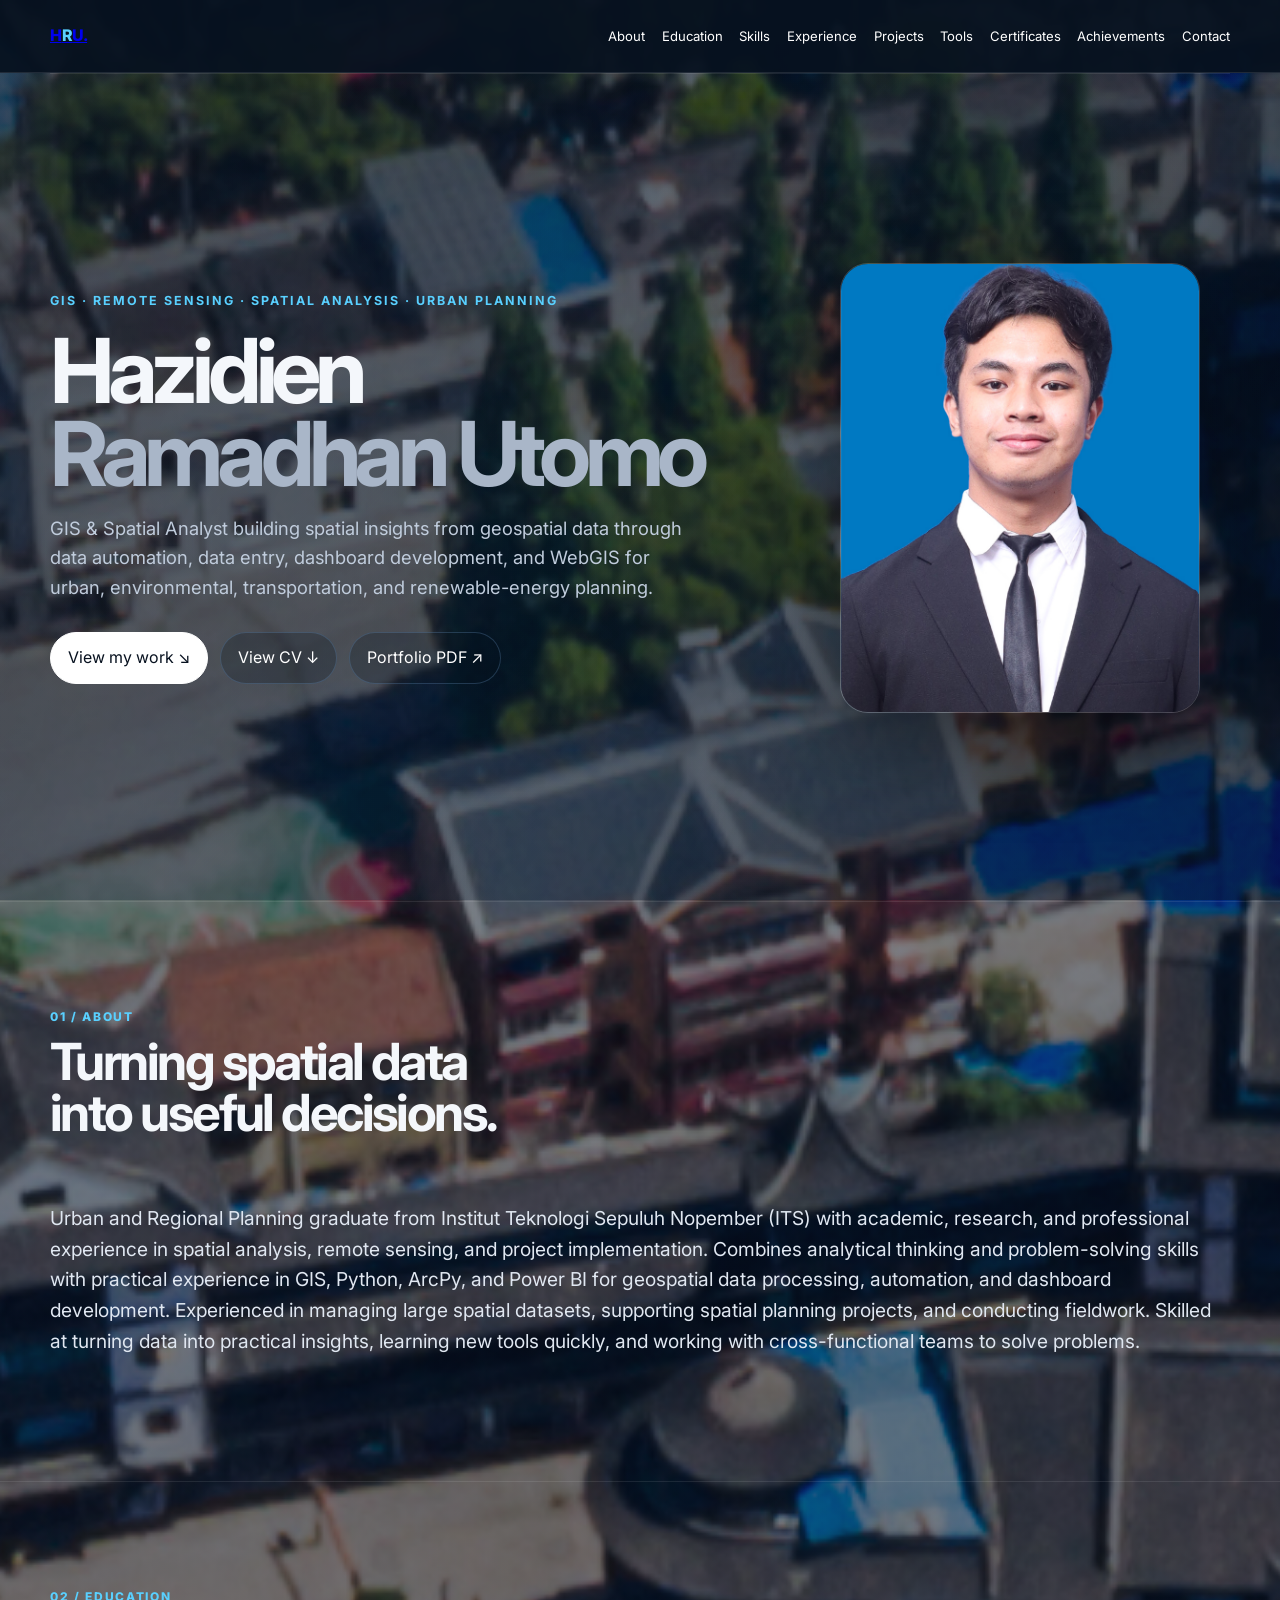
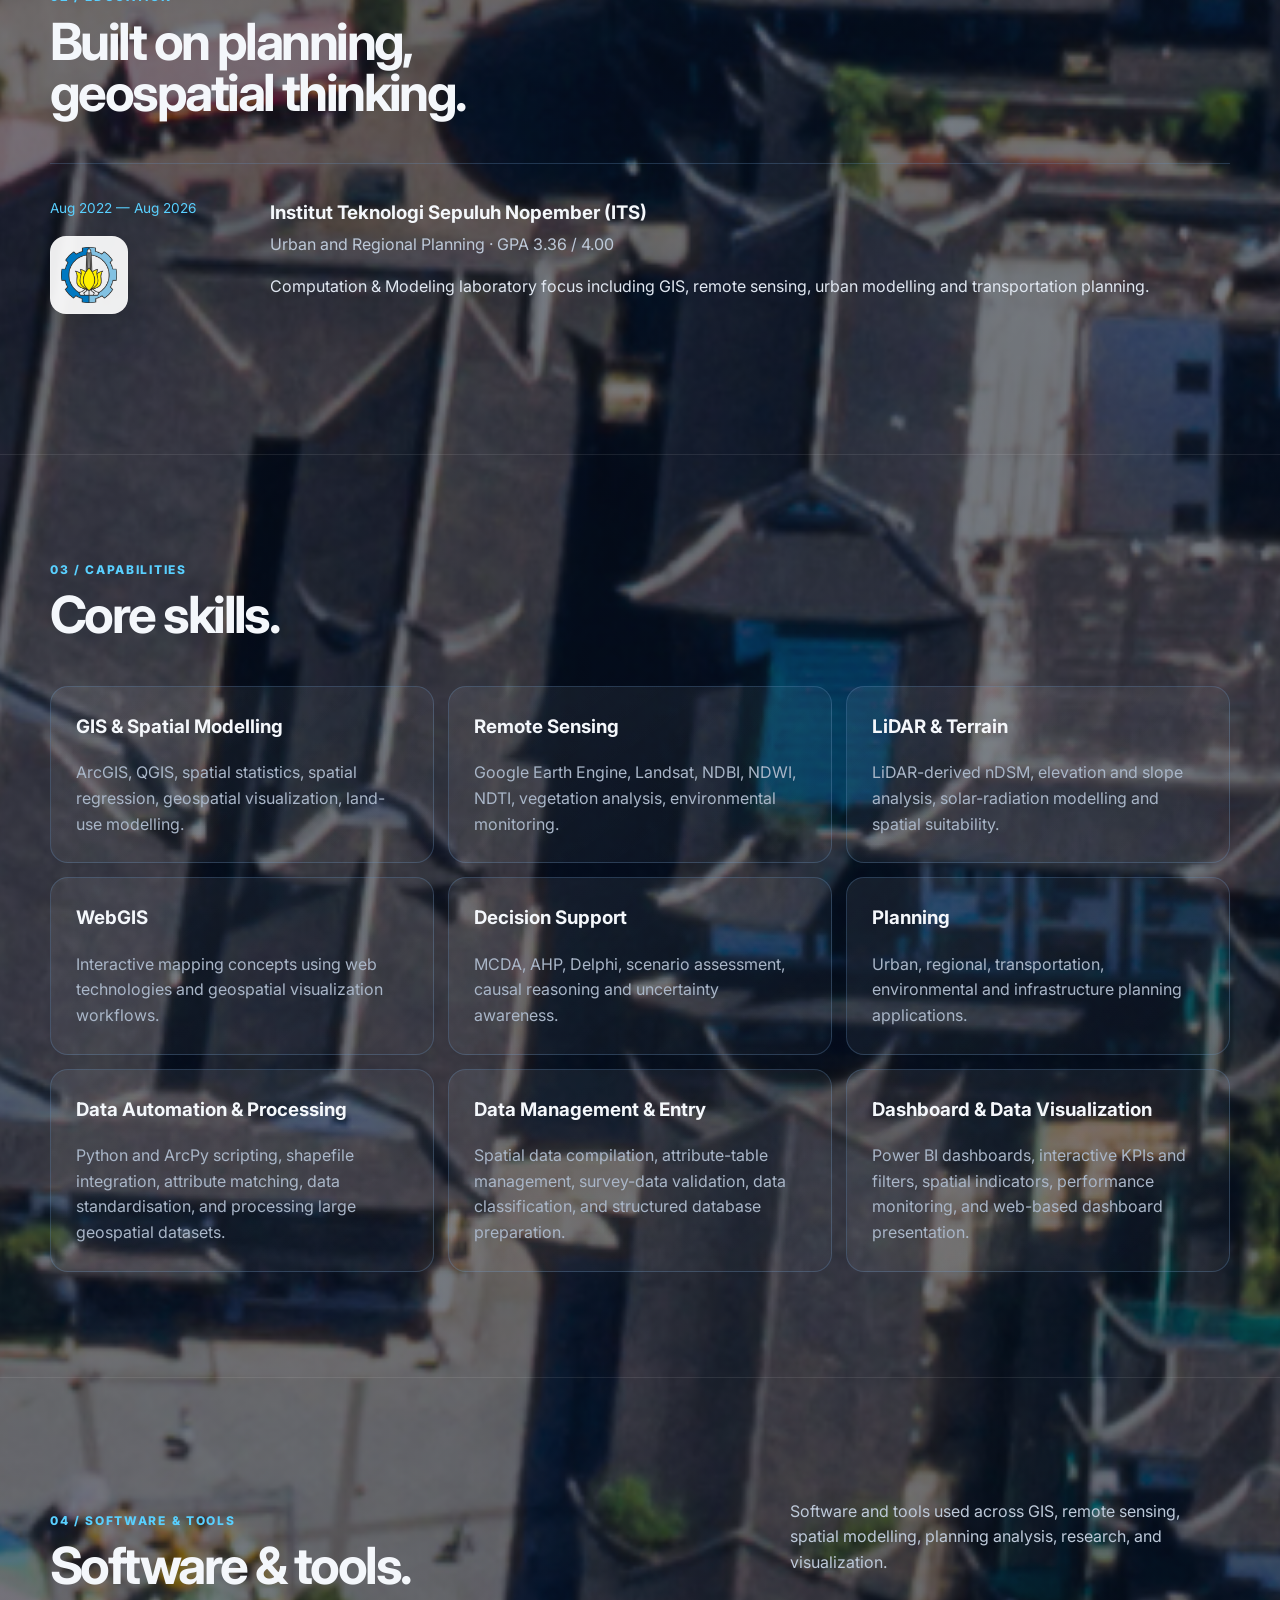
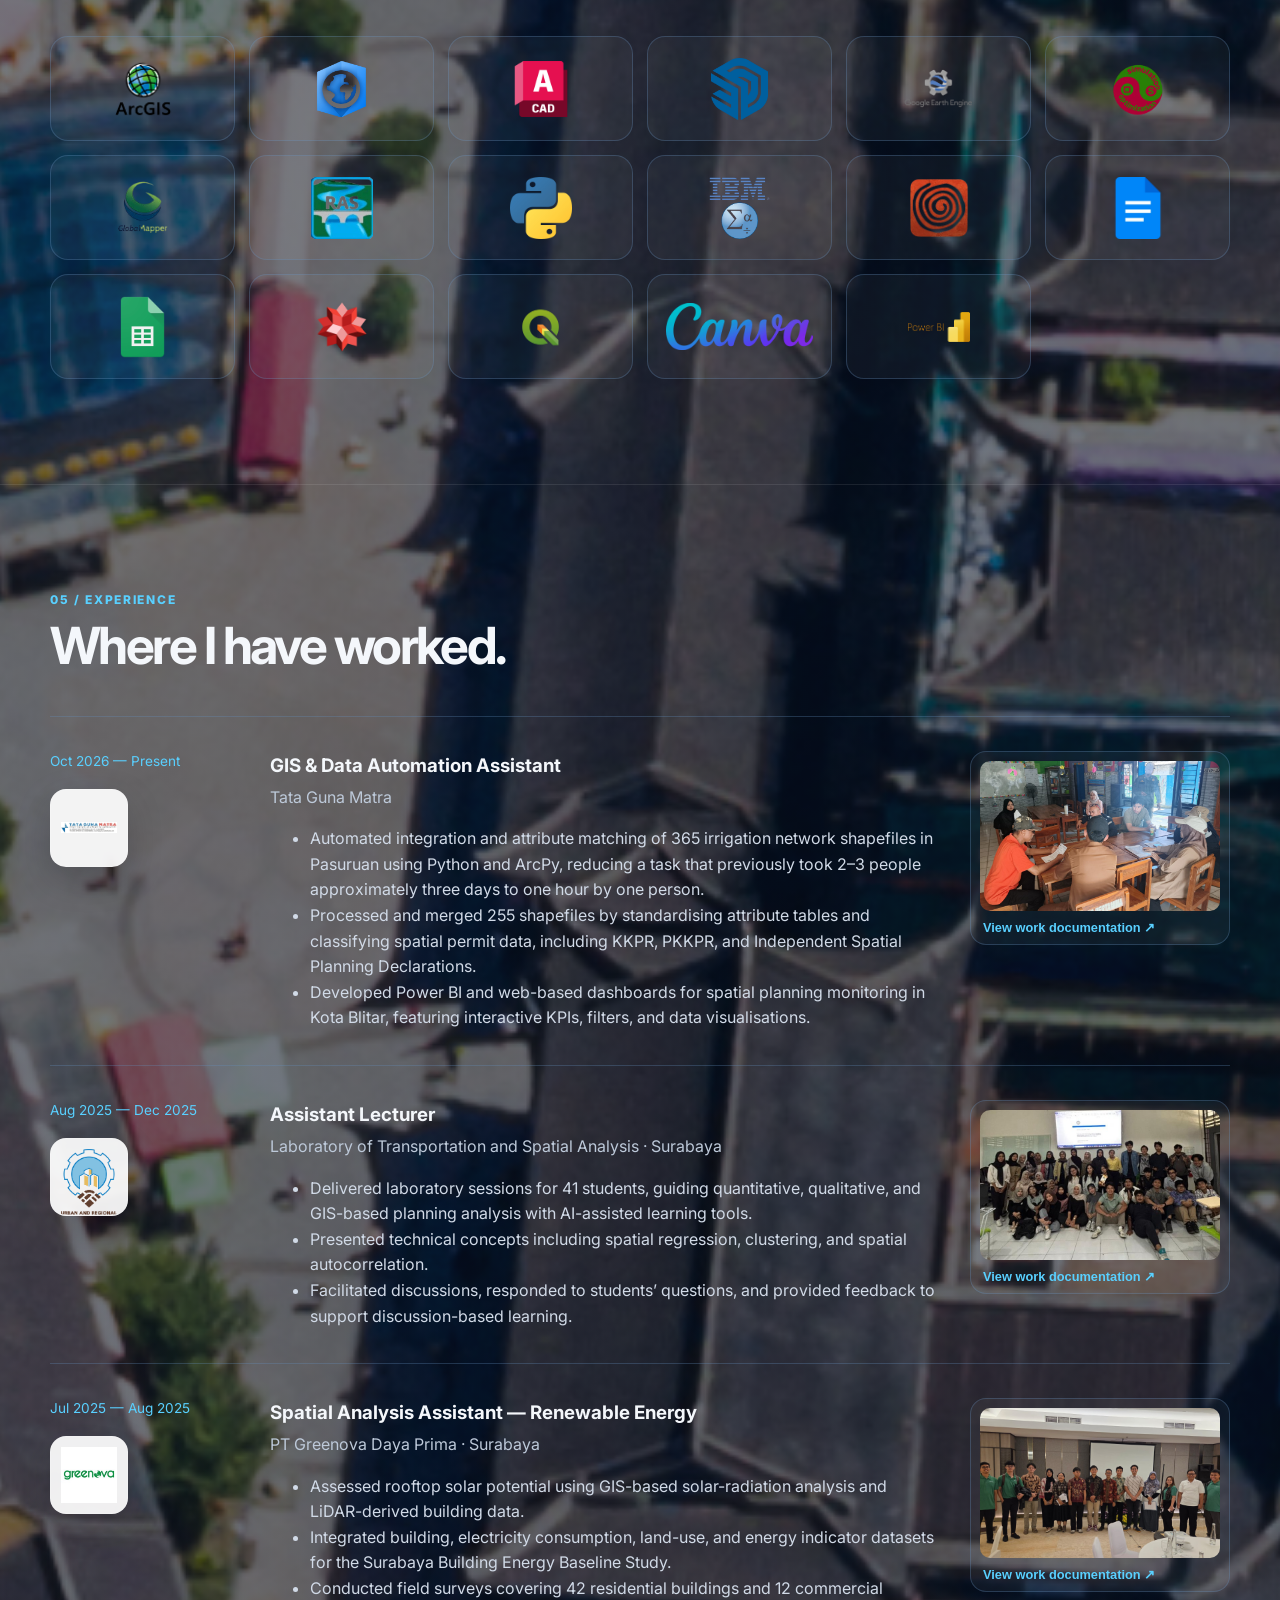
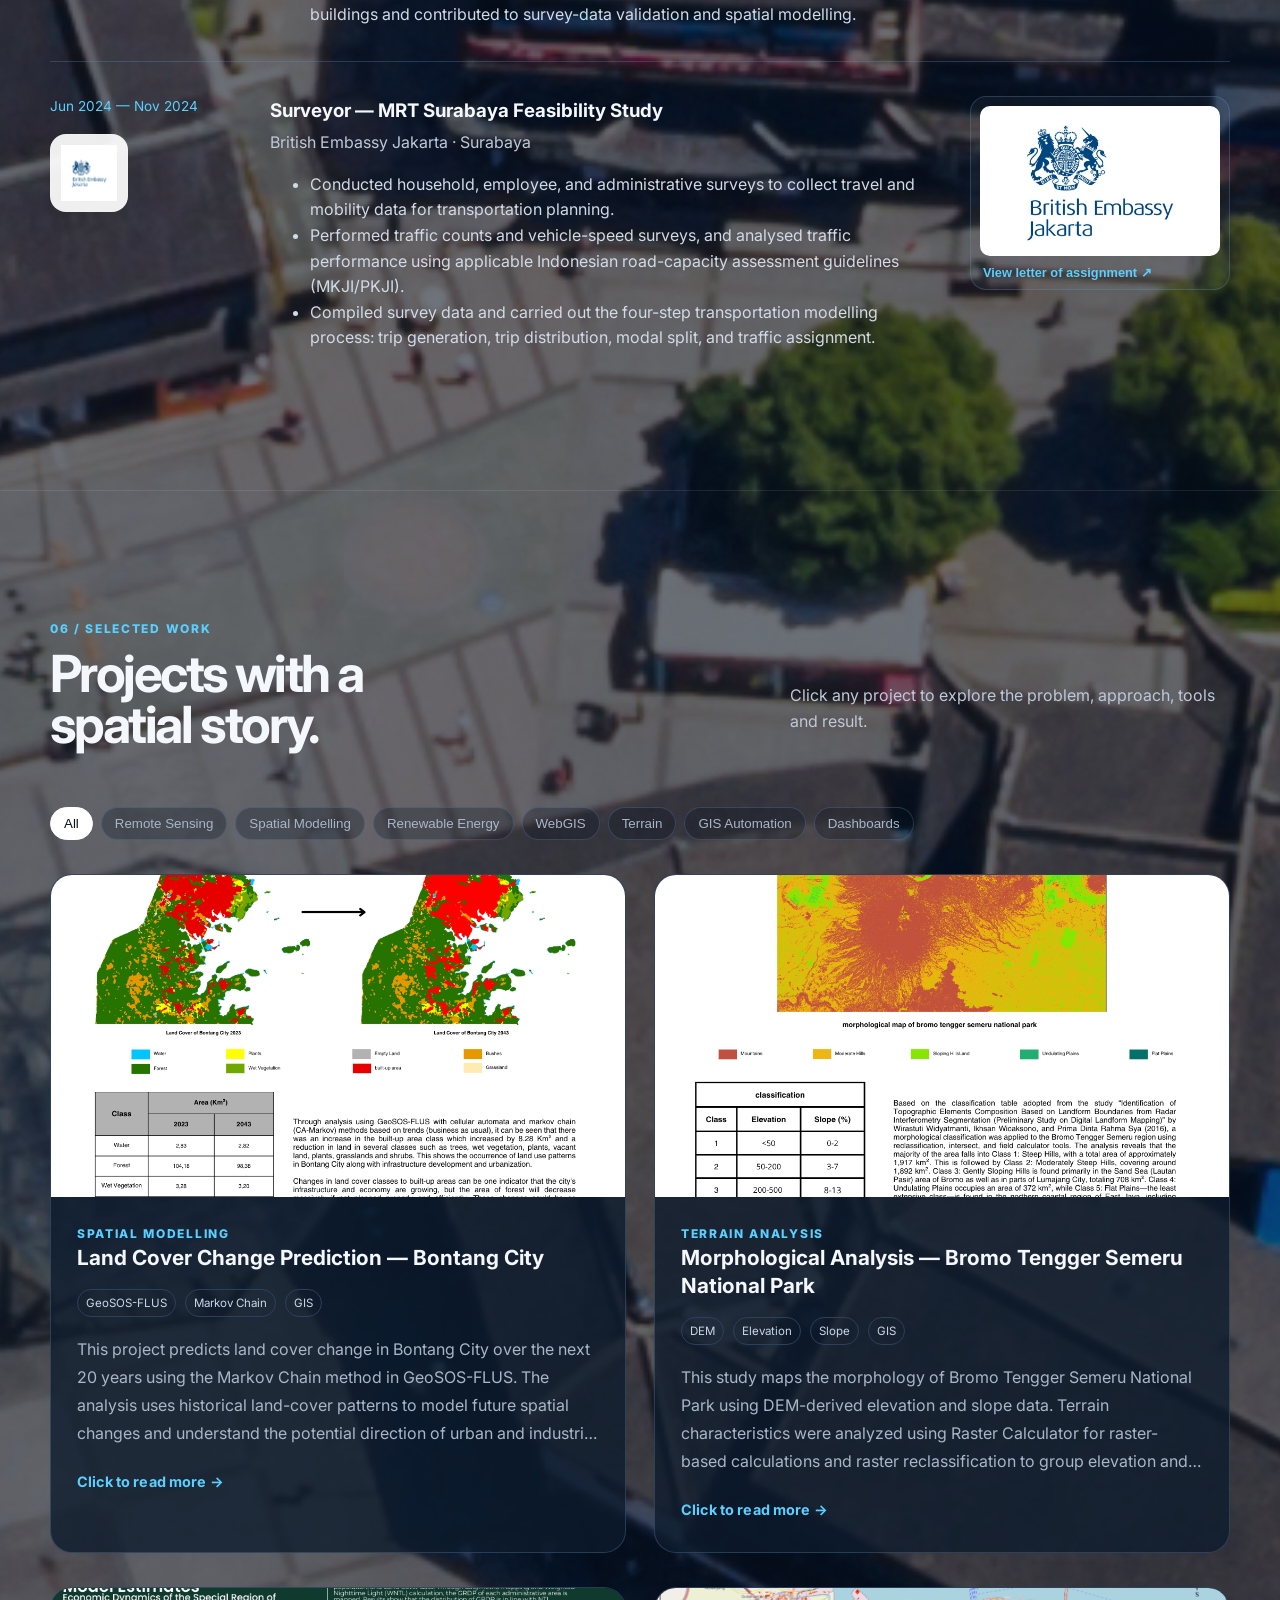
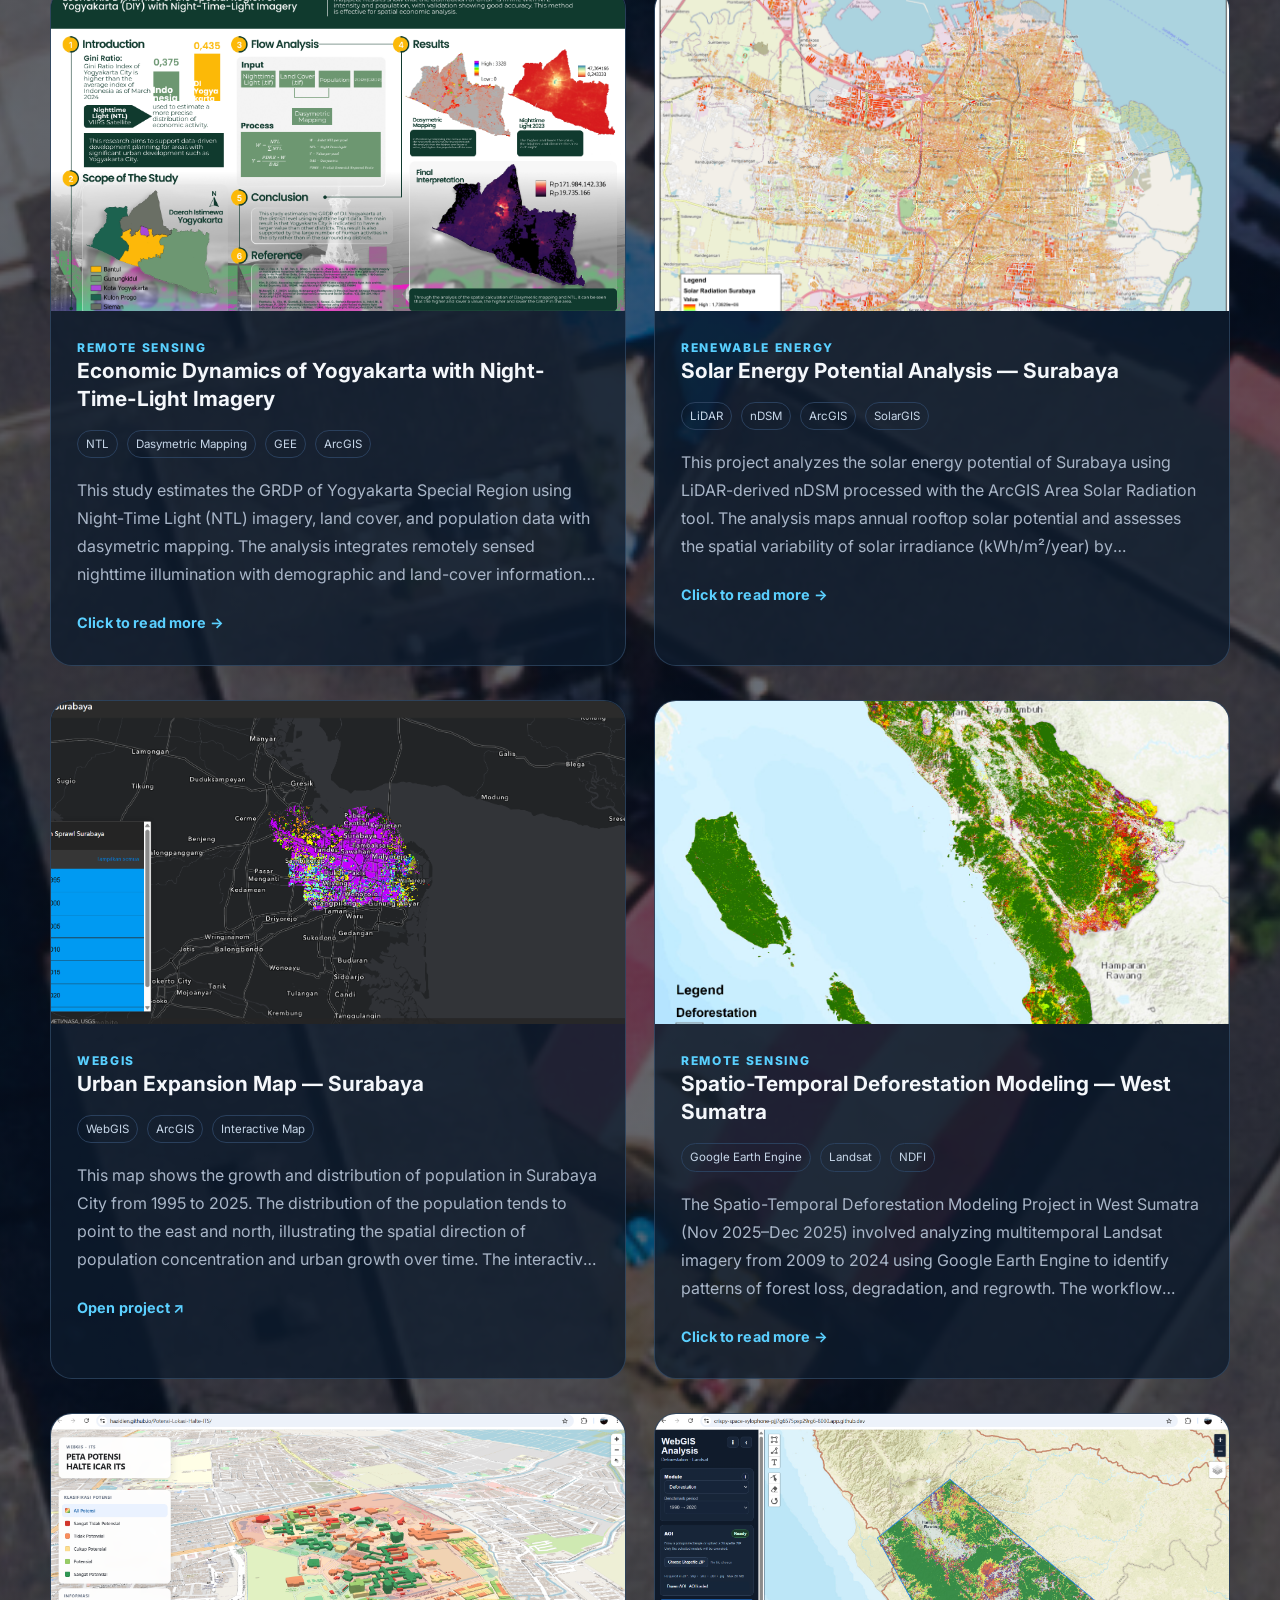
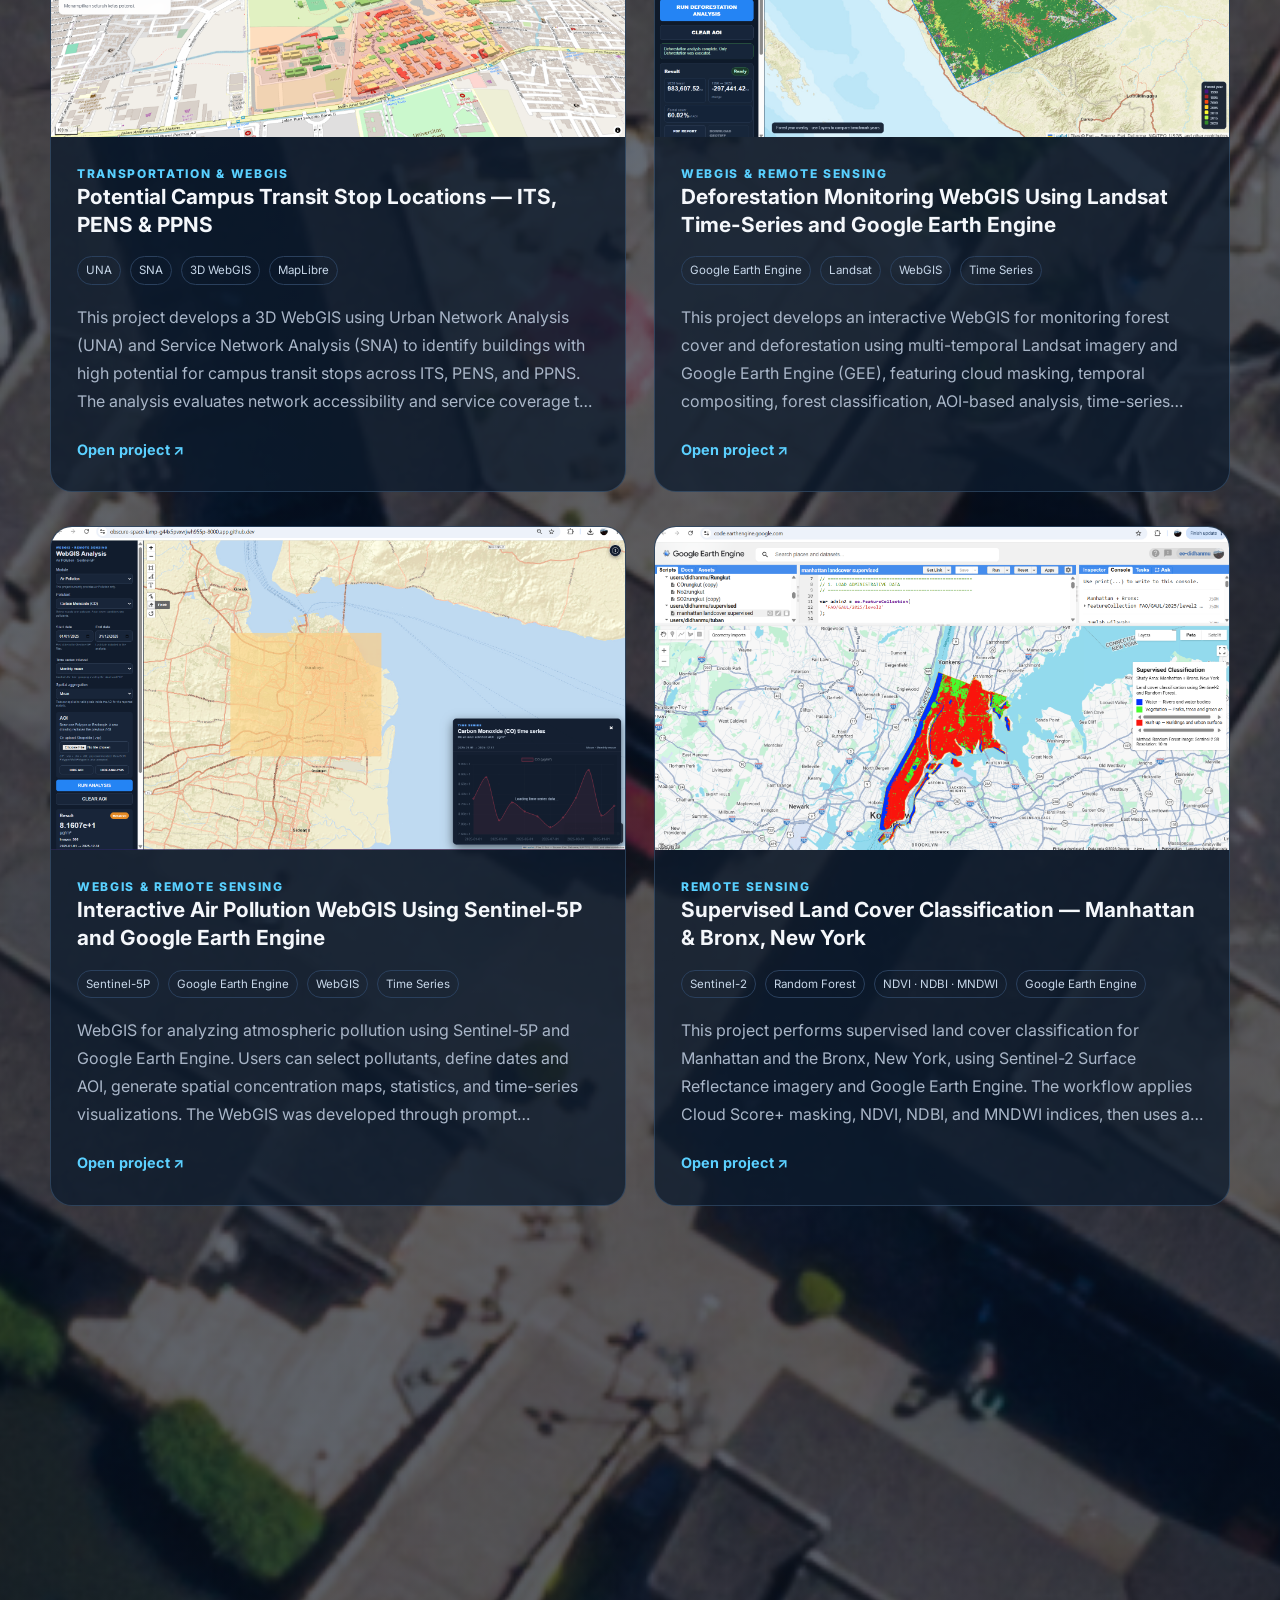
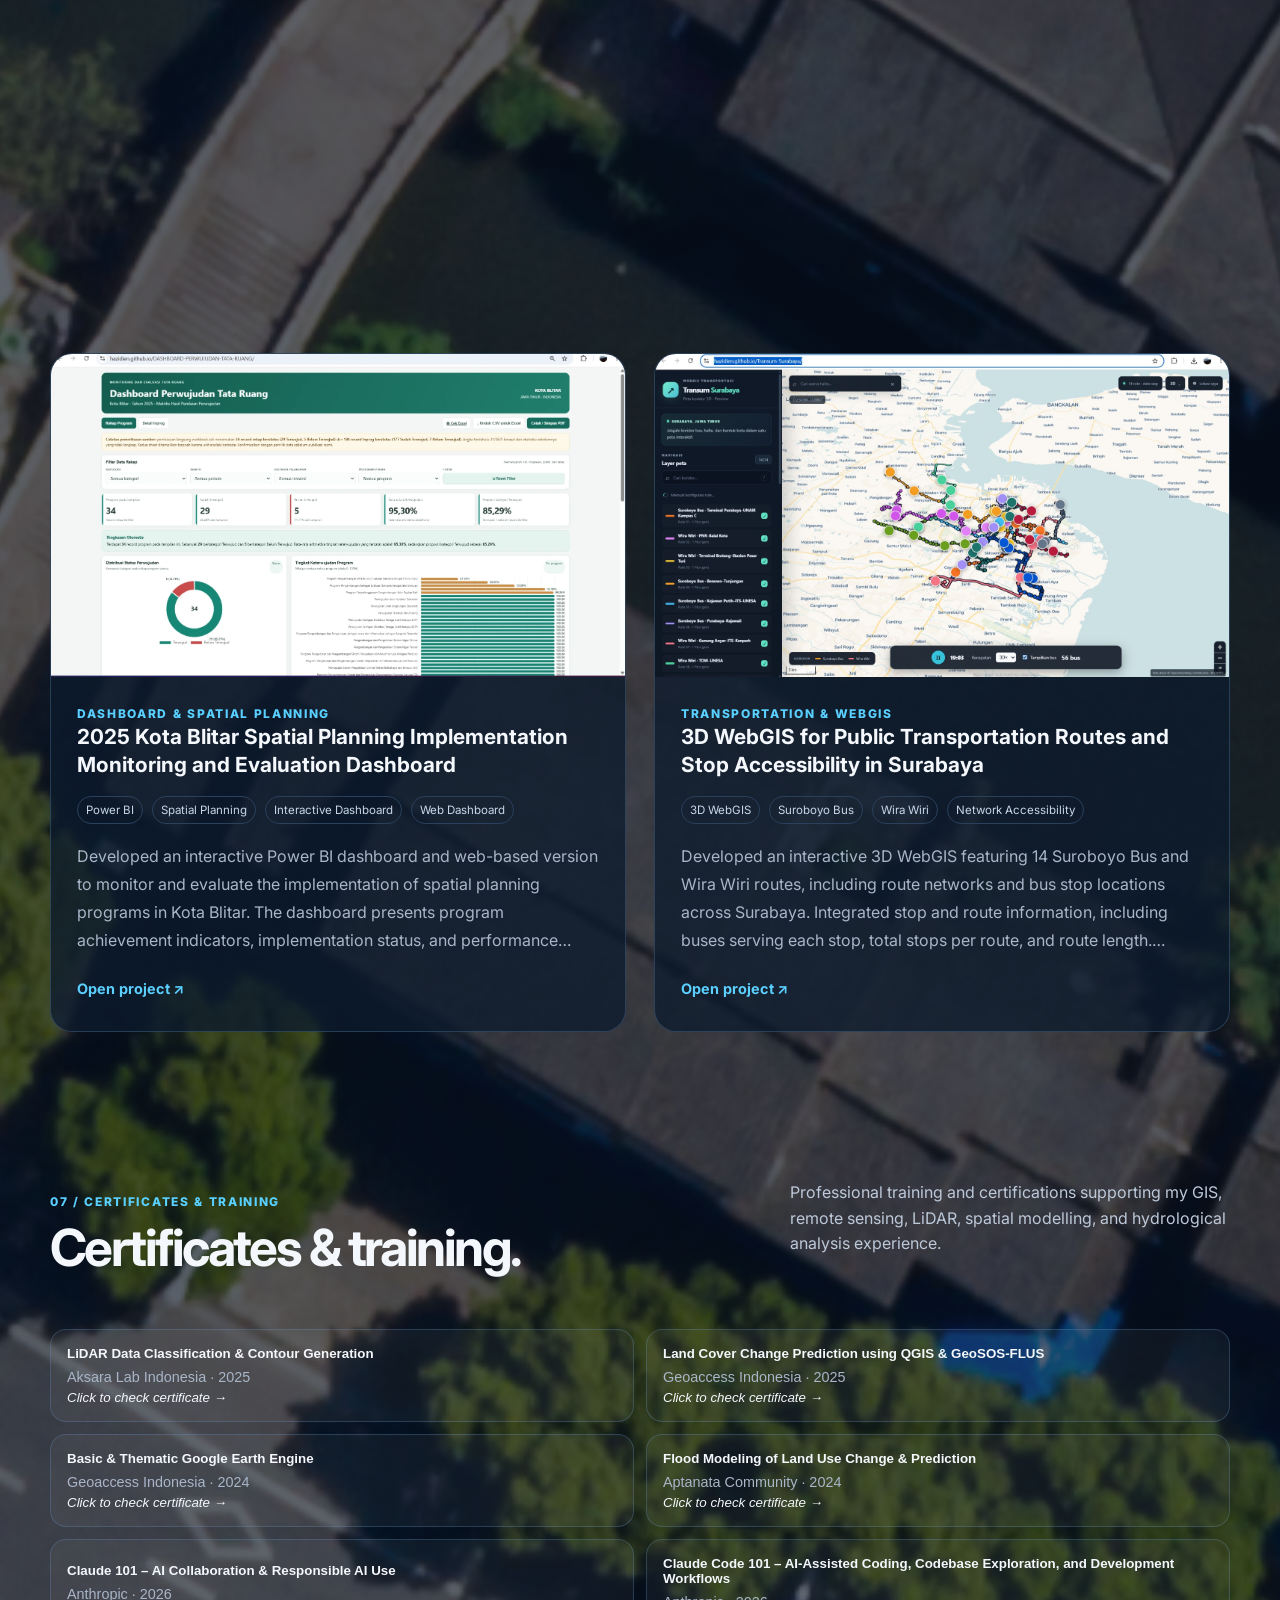
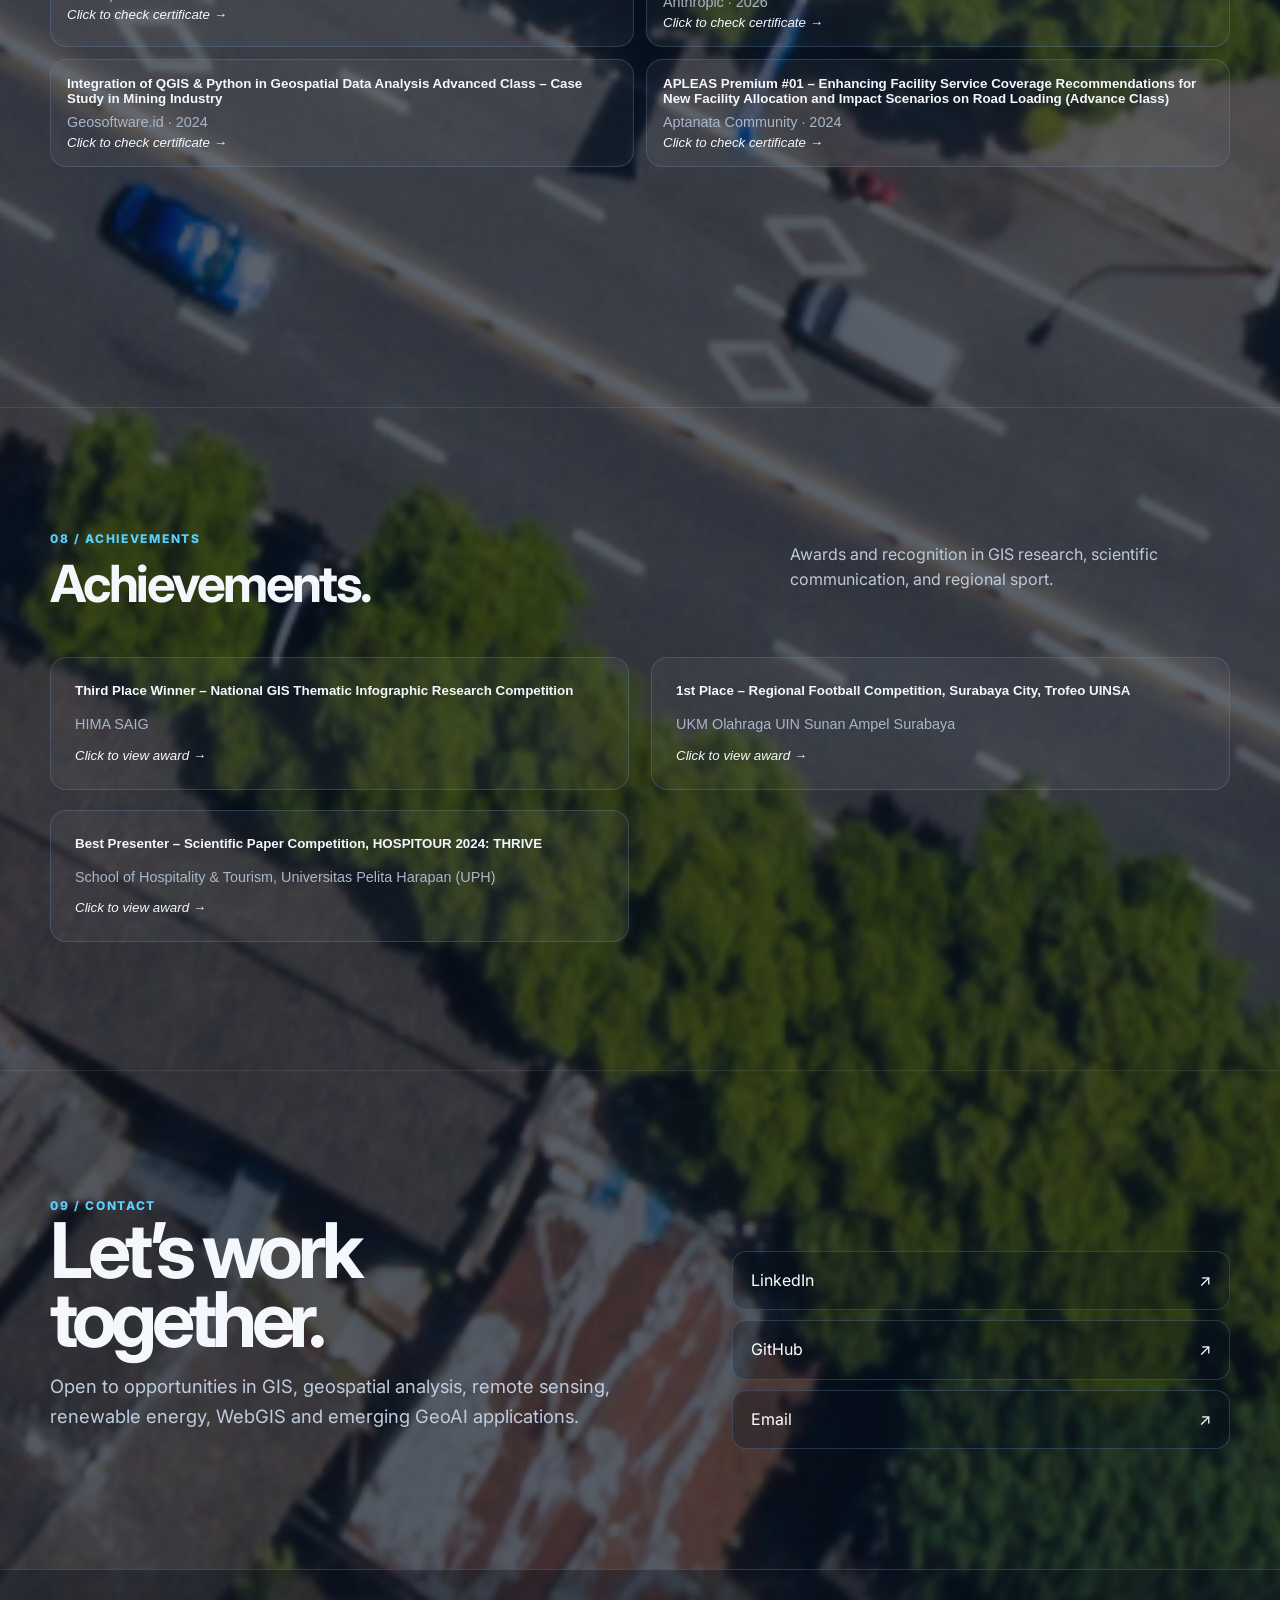
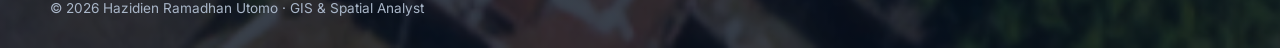
<file: index.html>
<!doctype html><html lang="en"><head><meta charset="UTF-8"><meta name="viewport" content="width=device-width,initial-scale=1"><meta name="description" content="Hazidien Ramadhan Utomo — GIS & Spatial Analyst portfolio focused on remote sensing, LiDAR, spatial modelling, WebGIS and GeoAI."><meta name="theme-color" content="#07111f"><title>Hazidien Ramadhan Utomo | GIS & Spatial Analyst</title><link rel="preconnect" href="https://fonts.googleapis.com"><link rel="preconnect" href="https://fonts.gstatic.com" crossorigin><link href="https://fonts.googleapis.com/css2?family=Inter:wght@400;500;600;700;800&display=swap" rel="stylesheet"><link rel="stylesheet" href="style.css"></head><body><header class="nav"><div class="container nav-inner"><a class="brand" href="#home">H<span>R</span>U.</a><nav id="navLinks" class="nav-links" aria-label="Primary"><a href="#about">About</a><a href="#education">Education</a><a href="#skills">Skills</a><a href="#experience">Experience</a><a href="#projects">Projects</a><a href="#tools">Tools</a><a id="certificatesNav" class="nav-section-button" href="#certificates">Certificates</a><a href="#achievements">Achievements</a><a href="#contact">Contact</a></nav><button id="menu" class="menu" aria-label="Open navigation">☰</button></div></header><main><section id="home" class="hero container"><div class="reveal"><div class="eyebrow">GIS · Remote Sensing · Spatial Analysis · Urban Planning</div><h1>Hazidien<br><span>Ramadhan Utomo</span></h1><p class="lead">GIS & Spatial Analyst building spatial insights from geospatial data through data automation, data entry, dashboard development, and WebGIS for urban, environmental, transportation, and renewable-energy planning.</p><div class="actions"><a class="btn primary" href="#projects">View my work ↘</a><a class="btn" href="assets/CV%20Hazidien%20Ramadhan%20Utomo_.docx%20(3).pdf" target="_blank" rel="noopener">View CV ↓</a><a class="btn" href="assets/PF_Hazidien%20Ramadhan%20Utomo%20(4)_compressed.pdf" target="_blank" rel="noopener">Portfolio PDF ↗</a></div></div><div class="portrait-wrap reveal"><img class="portrait" src="assets/profile.jpg" alt="Professional portrait of Hazidien Ramadhan Utomo"></div></section><section id="about"><div class="container"><div class="section-head"><div><div class="section-kicker">01 / About</div><h2 class="section-title">Turning spatial data<br>into useful decisions.</h2></div></div><div class="about-grid"><p class="about-copy">Urban and Regional Planning graduate from Institut Teknologi Sepuluh Nopember (ITS) with academic, research, and professional experience in spatial analysis, remote sensing, and project implementation. Combines analytical thinking and problem-solving skills with practical experience in GIS, Python, ArcPy, and Power BI for geospatial data processing, automation, and dashboard development. Experienced in managing large spatial datasets, supporting spatial planning projects, and conducting fieldwork. Skilled at turning data into practical insights, learning new tools quickly, and working with cross-functional teams to solve problems.</p></div></div></section><section id="education"><div class="container"><div class="section-head"><div><div class="section-kicker">02 / Education</div><h2 class="section-title">Built on planning,<br>geospatial thinking.</h2></div></div><div class="education-row"><div class="education-side"><time>Aug 2022 — Aug 2026</time><div class="edu-logo"><img src="assets/Lambang-ITS.png" alt="Institut Teknologi Sepuluh Nopember logo"></div></div><div class="education-main"><h3>Institut Teknologi Sepuluh Nopember (ITS)</h3><div class="role">Urban and Regional Planning · GPA 3.36 / 4.00</div><p>Computation & Modeling laboratory focus including GIS, remote sensing, urban modelling and transportation planning.</p></div></div></div></section><section id="skills"><div class="container"><div class="section-head"><div><div class="section-kicker">03 / Capabilities</div><h2 class="section-title">Core skills.</h2></div></div><div class="skills"><div class="skill"><h3>GIS & Spatial Modelling</h3><p>ArcGIS, QGIS, spatial statistics, spatial regression, geospatial visualization, land-use modelling.</p></div><div class="skill"><h3>Remote Sensing</h3><p>Google Earth Engine, Landsat, NDBI, NDWI, NDTI, vegetation analysis, environmental monitoring.</p></div><div class="skill"><h3>LiDAR & Terrain</h3><p>LiDAR-derived nDSM, elevation and slope analysis, solar-radiation modelling and spatial suitability.</p></div><div class="skill"><h3>WebGIS</h3><p>Interactive mapping concepts using web technologies and geospatial visualization workflows.</p></div><div class="skill"><h3>Decision Support</h3><p>MCDA, AHP, Delphi, scenario assessment, causal reasoning and uncertainty awareness.</p></div><div class="skill"><h3>Planning</h3><p>Urban, regional, transportation, environmental and infrastructure planning applications.</p></div><div class="skill"><h3>Data Automation & Processing</h3><p>Python and ArcPy scripting, shapefile integration, attribute matching, data standardisation, and processing large geospatial datasets.</p></div>
<div class="skill"><h3>Data Management & Entry</h3><p>Spatial data compilation, attribute-table management, survey-data validation, data classification, and structured database preparation.</p></div>
<div class="skill"><h3>Dashboard & Data Visualization</h3><p>Power BI dashboards, interactive KPIs and filters, spatial indicators, performance monitoring, and web-based dashboard presentation.</p></div></div></div></section><section id="tools"><div class="container"><div class="section-head"><div><div class="section-kicker">04 / Software & Tools</div><h2 class="section-title">Software & tools.</h2></div><p class="section-note">Software and tools used across GIS, remote sensing, spatial modelling, planning analysis, research, and visualization.</p></div><div class="tools-grid">
<div class="tool-logo"><img src="assets/tools/ArcGIS_logo.png" alt="ArcGIS Desktop"></div>
<div class="tool-logo"><img src="assets/tools/arcgis%20pro%20logo.png" alt="ArcGIS Pro"></div>
<div class="tool-logo"><img src="assets/tools/autocad-logo-png_seeklogo-482394.png" alt="AutoCAD"></div>
<div class="tool-logo"><img src="assets/tools/SketchUp_idrNc9SERG_1.png" alt="SketchUp"></div>
<div class="tool-logo"><img src="assets/tools/gee%20logo.png" alt="Google Earth Engine"></div>
<div class="tool-logo"><img src="assets/tools/geosos%20flus%20logo.png" alt="GeoSOS-FLUS"></div>
<div class="tool-logo"><img src="assets/tools/global%20mapper%20logo.png" alt="Global Mapper"></div>
<div class="tool-logo"><img src="assets/tools/hec%20ras%20logo.png" alt="HEC-RAS"></div>
<div class="tool-logo"><img src="assets/tools/python%20logo.png" alt="Python"></div>
<div class="tool-logo"><img src="assets/tools/spss%20logo.png" alt="IBM SPSS"></div>
<div class="tool-logo"><img src="assets/tools/terrset%20logo.png" alt="TerrSet"></div>
<div class="tool-logo"><img src="assets/tools/docs%20logo.png" alt="Google Docs"></div>
<div class="tool-logo"><img src="assets/tools/sheet%20logo.png" alt="Google Sheets"></div>
<div class="tool-logo"><img src="assets/tools/wolfram-alpha.png" alt="Wolfram Alpha"></div>
<div class="tool-logo"><img src="assets/tools/qgis.png" alt="QGIS"></div>
<div class="tool-logo"><img src="assets/tools/canva.png" alt="Canva"></div>
<div class="tool-logo"><img src="assets/tools/power-bi-microsoft-logo-vector-png.png" alt="Microsoft Power BI"></div>
</div></div></section><section id="experience"><div class="container"><div class="section-head"><div><div class="section-kicker">05 / Experience</div><h2 class="section-title">Where I have worked.</h2></div></div><div class="timeline">
<article class="job experience-job"><div class="job-side"><time>Oct 2026 — Present</time><div class="org-logo"><img src="assets/cropped-kop-tata-guna-matra-2008.jpg" alt="Tata Guna Matra logo"></div></div><div class="job-main"><div class="job-copy"><h3>GIS & Data Automation Assistant</h3><div class="role">Tata Guna Matra</div><ul><li>Automated integration and attribute matching of 365 irrigation network shapefiles in Pasuruan using Python and ArcPy, reducing a task that previously took 2–3 people approximately three days to one hour by one person.</li><li>Processed and merged 255 shapefiles by standardising attribute tables and classifying spatial permit data, including KKPR, PKKPR, and Independent Spatial Planning Declarations.</li><li>Developed Power BI and web-based dashboards for spatial planning monitoring in Kota Blitar, featuring interactive KPIs, filters, and data visualisations.</li></ul></div><button class="evidence-card" type="button" onclick="openEvidence('Tata Guna Matra — Work Documentation','assets/bukti%20kerja%20di%20TGM.jpeg','image')"><img src="assets/bukti%20kerja%20di%20TGM.jpeg" alt="Tata Guna Matra work documentation"><span>View work documentation ↗</span></button></div></article>
<article class="job experience-job"><div class="job-side"><time>Aug 2025 — Dec 2025</time><div class="org-logo"><img src="assets/Logo-PWK-Biru-Transparan-1.png" alt="Laboratory of Transportation and Spatial Analysis logo"></div></div><div class="job-main"><div class="job-copy"><h3>Assistant Lecturer</h3><div class="role">Laboratory of Transportation and Spatial Analysis · Surabaya</div><ul><li>Delivered laboratory sessions for 41 students, guiding quantitative, qualitative, and GIS-based planning analysis with AI-assisted learning tools.</li><li>Presented technical concepts including spatial regression, clustering, and spatial autocorrelation.</li><li>Facilitated discussions, responded to students’ questions, and provided feedback to support discussion-based learning.</li></ul></div><button class="evidence-card" type="button" onclick="openEvidence('Assistant Lecturer — Work Documentation','assets/asdos%20dokum.jpeg','image')"><img src="assets/asdos%20dokum.jpeg" alt="Assistant Lecturer work documentation"><span>View work documentation ↗</span></button></div></article>
<article class="job experience-job"><div class="job-side"><time>Jul 2025 — Aug 2025</time><div class="org-logo"><img src="assets/greenova_energy_indonesia_logo.jpg" alt="Greenova Energy Indonesia logo"></div></div><div class="job-main"><div class="job-copy"><h3>Spatial Analysis Assistant — Renewable Energy</h3><div class="role">PT Greenova Daya Prima · Surabaya</div><ul><li>Assessed rooftop solar potential using GIS-based solar-radiation analysis and LiDAR-derived building data.</li><li>Integrated building, electricity consumption, land-use, and energy indicator datasets for the Surabaya Building Energy Baseline Study.</li><li>Conducted field surveys covering 42 residential buildings and 12 commercial buildings and contributed to survey-data validation and spatial modelling.</li></ul></div><button class="evidence-card" type="button" onclick="openEvidence('Greenova Energy Indonesia — Work Documentation','assets/greenova%20dokumentasi.jpeg','image')"><img src="assets/greenova%20dokumentasi.jpeg" alt="Greenova work documentation"><span>View work documentation ↗</span></button></div></article>
<article class="job experience-job"><div class="job-side"><time>Jun 2024 — Nov 2024</time><div class="org-logo"><img src="assets/british%20embassy.jpg" alt="British Embassy logo"></div></div><div class="job-main"><div class="job-copy"><h3>Surveyor — MRT Surabaya Feasibility Study</h3><div class="role">British Embassy Jakarta · Surabaya</div><ul><li>Conducted household, employee, and administrative surveys to collect travel and mobility data for transportation planning.</li><li>Performed traffic counts and vehicle-speed surveys, and analysed traffic performance using applicable Indonesian road-capacity assessment guidelines (MKJI/PKJI).</li><li>Compiled survey data and carried out the four-step transportation modelling process: trip generation, trip distribution, modal split, and traffic assignment.</li></ul></div><button class="evidence-card" type="button" onclick="openEvidence('MRT Surabaya Feasibility Study — Letter of Assignment','assets/loa.pdf','pdf')"><img src="assets/british%20embassy.jpg" alt="British Embassy Jakarta project"><span>View letter of assignment ↗</span></button></div></article>
</div></div></section><section id="projects"><div class="container"><div class="section-head"><div><div class="section-kicker">06 / Selected work</div><h2 class="section-title">Projects with a<br>spatial story.</h2></div><p class="section-note">Click any project to explore the problem, approach, tools and result.</p></div><div class="filters"><button class="filter active" data-filter="all">All</button><button class="filter" data-filter="Remote Sensing">Remote Sensing</button><button class="filter" data-filter="Spatial Modelling">Spatial Modelling</button><button class="filter" data-filter="Renewable Energy">Renewable Energy</button><button class="filter" data-filter="WebGIS">WebGIS</button><button class="filter" data-filter="Terrain Analysis">Terrain</button><button class="filter" data-filter="GIS & Data Automation">GIS Automation</button><button class="filter" data-filter="Dashboard & Spatial Planning">Dashboards</button></div><div id="projectGrid" class="projects"></div></div></section<section id="certificates"><div class="container"><div class="section-head"><div><div class="section-kicker">07 / Certificates & Training</div><h2 class="section-title">Certificates & training.</h2></div><p class="section-note">Professional training and certifications supporting my GIS, remote sensing, LiDAR, spatial modelling, and hydrological analysis experience.</p></div><div class="certs">
<button class="cert" type="button" onclick="openCertificate('LiDAR Data Classification & Contour Generation','Aksara Lab Indonesia · 2025')"><span class="cert-text"><strong>LiDAR Data Classification & Contour Generation</strong><span>Aksara Lab Indonesia · 2025</span><em>Click to check certificate →</em></span></button>
<button class="cert" type="button" onclick="openCertificate('Land Cover Change Prediction using QGIS & GeoSOS-FLUS','Geoaccess Indonesia · 2025')"><span class="cert-text"><strong>Land Cover Change Prediction using QGIS & GeoSOS-FLUS</strong><span>Geoaccess Indonesia · 2025</span><em>Click to check certificate →</em></span></button>
<button class="cert" type="button" onclick="openCertificate('Basic & Thematic Google Earth Engine','Geoaccess Indonesia · 2024')"><span class="cert-text"><strong>Basic & Thematic Google Earth Engine</strong><span>Geoaccess Indonesia · 2024</span><em>Click to check certificate →</em></span></button>
<button class="cert" type="button" onclick="openCertificate('Flood Modeling of Land Use Change & Prediction','Aptanata Community · 2024')"><span class="cert-text"><strong>Flood Modeling of Land Use Change & Prediction</strong><span>Aptanata Community · 2024</span><em>Click to check certificate →</em></span></button>
<button class="cert" type="button" onclick="openCertificate('Claude 101 – AI Collaboration & Responsible AI Use','Anthropic · 2026')"><span class="cert-text"><strong>Claude 101 – AI Collaboration & Responsible AI Use</strong><span>Anthropic · 2026</span><em>Click to check certificate →</em></span></button>
<button class="cert" type="button" onclick="openCertificate('Claude Code 101 – AI-Assisted Coding, Codebase Exploration, and Development Workflows','Anthropic · 2026')"><span class="cert-text"><strong>Claude Code 101 – AI-Assisted Coding, Codebase Exploration, and Development Workflows</strong><span>Anthropic · 2026</span><em>Click to check certificate →</em></span></button>
<button class="cert" type="button" onclick="openCertificate('Integration of QGIS & Python in Geospatial Data Analysis Advanced Class – Case Study in Mining Industry','Geosoftware.id · 2024')"><span class="cert-text"><strong>Integration of QGIS & Python in Geospatial Data Analysis Advanced Class – Case Study in Mining Industry</strong><span>Geosoftware.id · 2024</span><em>Click to check certificate →</em></span></button>
<button class="cert" type="button" onclick="openCertificate('APLEAS Premium #01 – Enhancing Facility Service Coverage Recommendations for New Facility Allocation and Impact Scenarios on Road Loading (Advance Class)','Aptanata Community · 2024')"><span class="cert-text"><strong>APLEAS Premium #01 – Enhancing Facility Service Coverage Recommendations for New Facility Allocation and Impact Scenarios on Road Loading (Advance Class)</strong><span>Aptanata Community · 2024</span><em>Click to check certificate →</em></span></button>
</div></div></section>
<section id="achievements"><div class="container"><div class="section-head"><div><div class="section-kicker">08 / Achievements</div><h2 class="section-title">Achievements.</h2></div><p class="section-note">Awards and recognition in GIS research, scientific communication, and regional sport.</p></div><div class="certs achievements-grid">
<button class="cert achievement" type="button" onclick="openAchievement('Third Place Winner – National GIS Thematic Infographic Research Competition','HIMA SAIG')"><span class="cert-text"><strong>Third Place Winner – National GIS Thematic Infographic Research Competition</strong><span>HIMA SAIG</span><em>Click to view award →</em></span></button>
<button class="cert achievement" type="button" onclick="openAchievement('1st Place – Regional Football Competition, Surabaya City, Trofeo UINSA','UKM Olahraga UIN Sunan Ampel Surabaya')"><span class="cert-text"><strong>1st Place – Regional Football Competition, Surabaya City, Trofeo UINSA</strong><span>UKM Olahraga UIN Sunan Ampel Surabaya</span><em>Click to view award →</em></span></button>
<button class="cert achievement" type="button" onclick="openAchievement('Best Presenter – Scientific Paper Competition, HOSPITOUR 2024: THRIVE','School of Hospitality & Tourism, Universitas Pelita Harapan (UPH)')"><span class="cert-text"><strong>Best Presenter – Scientific Paper Competition, HOSPITOUR 2024: THRIVE</strong><span>School of Hospitality & Tourism, Universitas Pelita Harapan (UPH)</span><em>Click to view award →</em></span></button>
</div></div></section>
<section id="contact"><div class="container contact"><div><div class="section-kicker">09 / Contact</div><h2>Let’s work<br>together.</h2><p class="lead">Open to opportunities in GIS, geospatial analysis, remote sensing, renewable energy, WebGIS and emerging GeoAI applications.</p></div><div class="socials"><a class="social" href="https://www.linkedin.com/in/hazidienramadhanutomo/" target="_blank" rel="noopener"><span>LinkedIn</span><span>↗</span></a><a class="social" href="https://github.com/Hazidien" target="_blank" rel="noopener"><span>GitHub</span><span>↗</span></a><a class="social" href="mailto:hazidienramadhanutomo@gmail.com"><span>Email</span><span>↗</span></a></div></div></section></main><footer class="footer"><div class="container">© 2026 Hazidien Ramadhan Utomo · GIS & Spatial Analyst</div></footer>
<div id="projectModal" class="modal" role="dialog" aria-modal="true" aria-label="Project details"><div class="modal-card"><button id="closeModal" class="close" aria-label="Close">×</button><div id="modalBody"></div></div></div><div id="evidenceModal" class="modal" role="dialog" aria-modal="true" aria-label="Work documentation"><div class="modal-card evidence-modal-card"><button class="close" aria-label="Close" onclick="closeEvidence()">×</button><div id="evidenceBody"></div></div></div><div id="certificateModal" class="modal" role="dialog" aria-modal="true" aria-label="Certificate preview"><div class="modal-card certificate-modal-card"><button class="close" aria-label="Close" onclick="closeCertificate()">×</button><div id="certificateBody"></div></div></div><script src="script.js?v=20261126-11"></script></body></html>
</file>
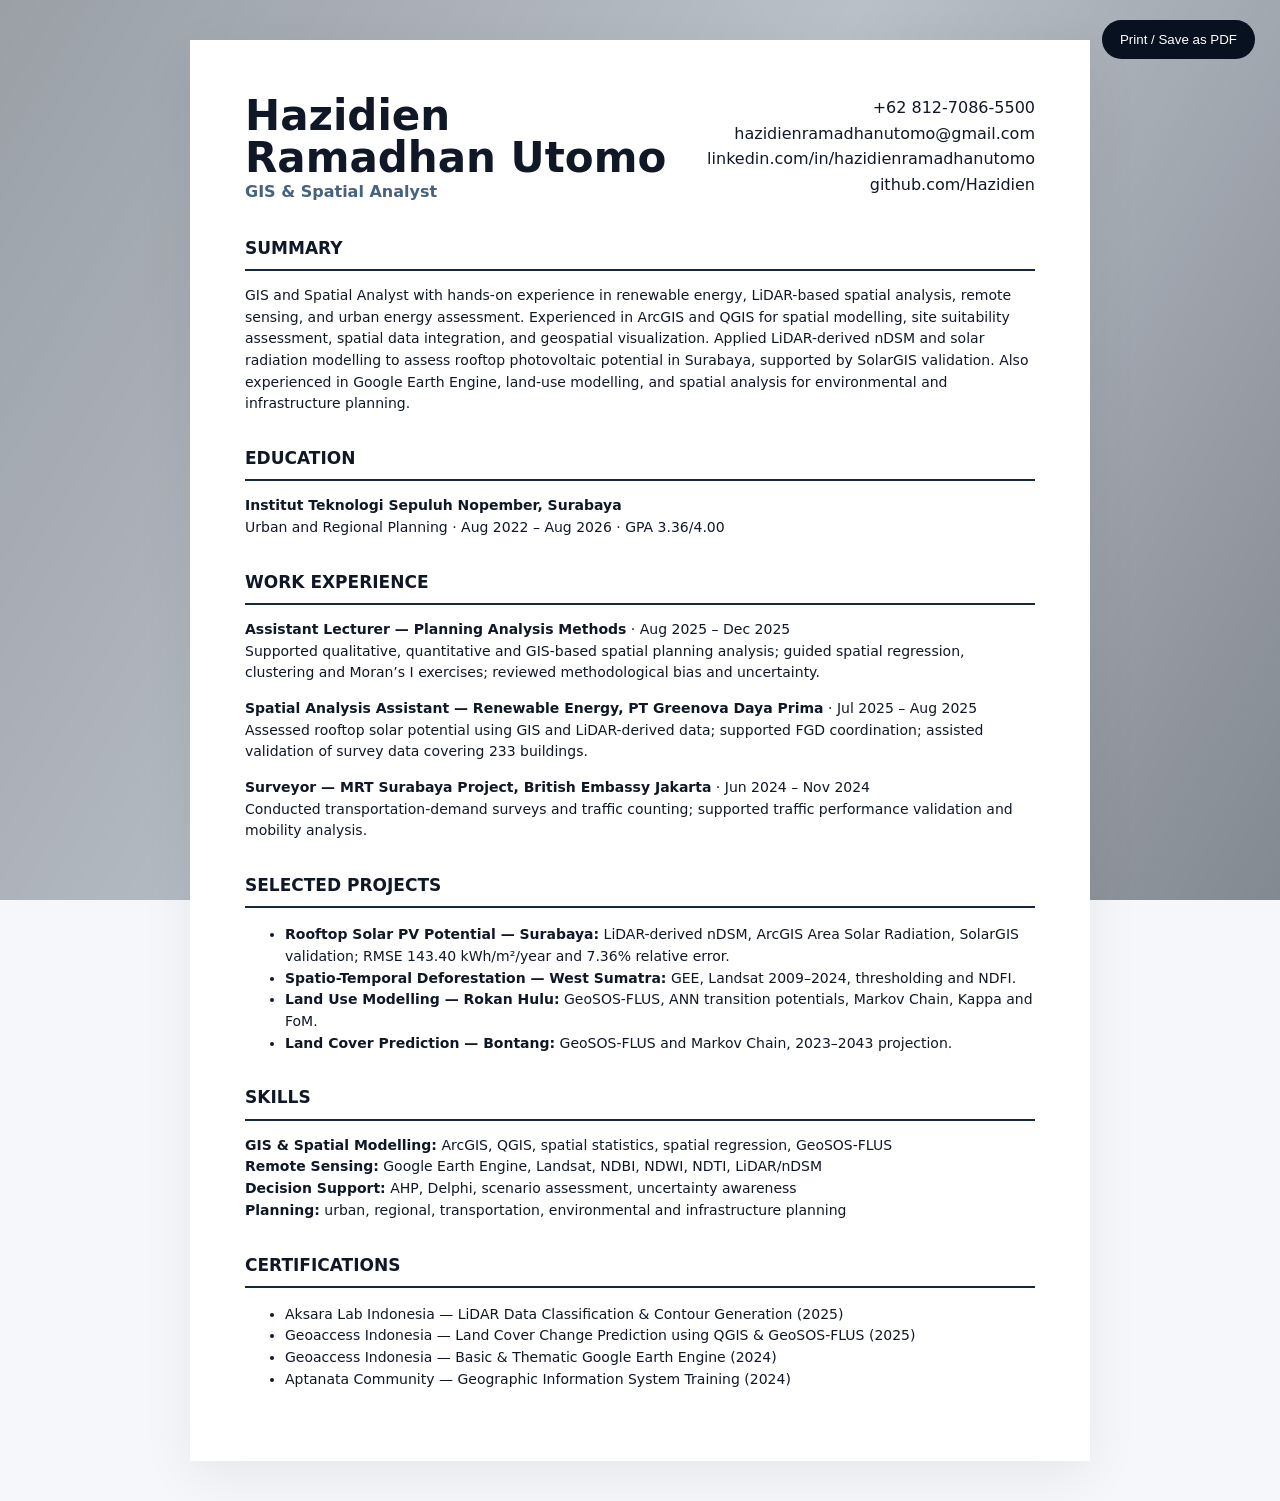
<file: cv.html>
<!doctype html><html lang="en"><head><meta charset="UTF-8"><meta name="viewport" content="width=device-width,initial-scale=1"><title>CV — Hazidien Ramadhan Utomo</title><link rel="stylesheet" href="style.css"><style>body{background:#f5f7fa;color:#101827}.cv{width:min(900px,calc(100% - 30px));margin:40px auto;background:#fff;padding:55px;box-shadow:0 15px 50px #0001}.cv h1{font-size:42px;line-height:1;margin:0}.cv .headline{color:#46627f;font-weight:700}.cv h2{font-size:17px;border-bottom:2px solid #17283d;padding-bottom:7px;margin-top:30px}.cv p,.cv li{font-size:14px;line-height:1.55}.cv .top{display:flex;justify-content:space-between;gap:20px}.cv .contact{text-align:right;display:block}.print{position:fixed;right:25px;top:20px;border:0;border-radius:999px;padding:12px 18px;background:#07111f;color:#fff;cursor:pointer}@media print{.print{display:none}.cv{margin:0;width:100%;box-shadow:none;padding:20px}@page{margin:15mm}}@media(max-width:700px){.cv{padding:25px}.cv .top{display:block}.cv .contact{text-align:left;margin-top:15px}}</style></head><body><button class="print" onclick="window.print()">Print / Save as PDF</button><article class="cv"><div class="top"><div><h1>Hazidien Ramadhan Utomo</h1><div class="headline">GIS & Spatial Analyst</div></div><div class="contact">+62 812-7086-5500<br>hazidienramadhanutomo@gmail.com<br>linkedin.com/in/hazidienramadhanutomo<br>github.com/Hazidien</div></div><h2>SUMMARY</h2><p>GIS and Spatial Analyst with hands-on experience in renewable energy, LiDAR-based spatial analysis, remote sensing, and urban energy assessment. Experienced in ArcGIS and QGIS for spatial modelling, site suitability assessment, spatial data integration, and geospatial visualization. Applied LiDAR-derived nDSM and solar radiation modelling to assess rooftop photovoltaic potential in Surabaya, supported by SolarGIS validation. Also experienced in Google Earth Engine, land-use modelling, and spatial analysis for environmental and infrastructure planning.</p><h2>EDUCATION</h2><p><strong>Institut Teknologi Sepuluh Nopember, Surabaya</strong><br>Urban and Regional Planning · Aug 2022 – Aug 2026 · GPA 3.36/4.00</p><h2>WORK EXPERIENCE</h2><p><strong>Assistant Lecturer — Planning Analysis Methods</strong> · Aug 2025 – Dec 2025<br>Supported qualitative, quantitative and GIS-based spatial planning analysis; guided spatial regression, clustering and Moran’s I exercises; reviewed methodological bias and uncertainty.</p><p><strong>Spatial Analysis Assistant — Renewable Energy, PT Greenova Daya Prima</strong> · Jul 2025 – Aug 2025<br>Assessed rooftop solar potential using GIS and LiDAR-derived data; supported FGD coordination; assisted validation of survey data covering 233 buildings.</p><p><strong>Surveyor — MRT Surabaya Project, British Embassy Jakarta</strong> · Jun 2024 – Nov 2024<br>Conducted transportation-demand surveys and traffic counting; supported traffic performance validation and mobility analysis.</p><h2>SELECTED PROJECTS</h2><ul><li><strong>Rooftop Solar PV Potential — Surabaya:</strong> LiDAR-derived nDSM, ArcGIS Area Solar Radiation, SolarGIS validation; RMSE 143.40 kWh/m²/year and 7.36% relative error.</li><li><strong>Spatio-Temporal Deforestation — West Sumatra:</strong> GEE, Landsat 2009–2024, thresholding and NDFI.</li><li><strong>Land Use Modelling — Rokan Hulu:</strong> GeoSOS-FLUS, ANN transition potentials, Markov Chain, Kappa and FoM.</li><li><strong>Land Cover Prediction — Bontang:</strong> GeoSOS-FLUS and Markov Chain, 2023–2043 projection.</li></ul><h2>SKILLS</h2><p><strong>GIS & Spatial Modelling:</strong> ArcGIS, QGIS, spatial statistics, spatial regression, GeoSOS-FLUS<br><strong>Remote Sensing:</strong> Google Earth Engine, Landsat, NDBI, NDWI, NDTI, LiDAR/nDSM<br><strong>Decision Support:</strong> AHP, Delphi, scenario assessment, uncertainty awareness<br><strong>Planning:</strong> urban, regional, transportation, environmental and infrastructure planning</p><h2>CERTIFICATIONS</h2><ul><li>Aksara Lab Indonesia — LiDAR Data Classification & Contour Generation (2025)</li><li>Geoaccess Indonesia — Land Cover Change Prediction using QGIS & GeoSOS-FLUS (2025)</li><li>Geoaccess Indonesia — Basic & Thematic Google Earth Engine (2024)</li><li>Aptanata Community — Geographic Information System Training (2024)</li></ul></article></body></html>
</file>
<file: style.css>
:root{--bg:#07111f;--surface:rgba(13,27,45,.78);--text:#f4f7fb;--muted:#a9b6c8;--line:rgba(100,143,188,.3);--accent:#59d0ff;--accent2:#8b7cff;--max:1180px}*{box-sizing:border-box}html{scroll-behavior:smooth}body{margin:0;background-color:var(--bg);background-image:linear-gradient(180deg,rgba(7,17,31,.52),rgba(7,17,31,.68)),url('assets/gawe%20wallpaper.jpg'),radial-gradient(circle at 80% 0%,#14294a 0,transparent 35%);background-size:cover,cover,auto;background-position:center,center,center;background-attachment:fixed,fixed,fixed;color:var(--text);font-family:Inter,ui-sans-serif,system-ui,-apple-system,BlinkMacSystemFont,"Segoe UI",sans-serif;line-height:1.6}body:after{content:"";position:fixed;inset:0;z-index:-1;background:linear-gradient(120deg,rgba(7,17,31,.38),rgba(9,29,52,.25) 48%,rgba(7,17,31,.48));pointer-events:none}.container{width:min(calc(100% - 40px),var(--max));margin:auto}.nav{position:sticky;top:0;z-index:20;background:rgba(7,17,31,.74);backdrop-filter:blur(18px);border-bottom:1px solid rgba(255,255,255,.1)}.nav-inner{height:72px;display:flex;align-items:center;justify-content:space-between}.brand{font-weight:800;letter-spacing:-.03em}.brand span{color:var(--accent)}.nav-links{display:flex;gap:25px;font-size:.9rem;color:var(--muted)}.nav-links a:hover{color:#fff}.menu{display:none;background:rgba(9,24,41,.7);border:1px solid var(--line);color:#fff;border-radius:10px;padding:8px 10px}.hero{min-height:calc(100vh - 72px);display:grid;grid-template-columns:1.25fr .75fr;gap:60px;align-items:center;padding:80px 0}.eyebrow{color:var(--accent);font-weight:700;letter-spacing:.16em;text-transform:uppercase;font-size:.78rem}.hero h1{font-size:clamp(3.1rem,7vw,6.8rem);line-height:.93;letter-spacing:-.07em;margin:18px 0}.hero h1 span{color:#a9b6c8}.lead{font-size:1.15rem;color:#c0ccdc;max-width:650px}.actions{display:flex;gap:12px;flex-wrap:wrap;margin-top:30px}.btn{display:inline-flex;align-items:center;gap:9px;padding:12px 17px;border-radius:999px;border:1px solid var(--line);transition:.2s;background:rgba(7,17,31,.25)}.btn.primary{background:#fff;color:#07111f;border-color:#fff}.btn:hover{transform:translateY(-2px);border-color:#6e9bc8}.portrait-wrap{display:flex;justify-content:center}.portrait{width:min(360px,80vw);aspect-ratio:4/5;object-fit:cover;border-radius:28px;border:1px solid rgba(255,255,255,.18);box-shadow:0 30px 90px rgba(0,0,0,.42)}section{padding:105px 0;border-top:1px solid rgba(255,255,255,.09)}.section-head{display:flex;justify-content:space-between;gap:30px;align-items:end;margin-bottom:45px}.section-kicker{color:var(--accent);font-size:.75rem;text-transform:uppercase;letter-spacing:.14em;font-weight:800}.section-title{font-size:clamp(2rem,4vw,3.5rem);line-height:1;margin:10px 0 0;letter-spacing:-.05em}.section-note{max-width:440px;color:#bdc9d9}.about-grid{display:grid;grid-template-columns:1fr;gap:0}.about-copy{max-width:none}.about-copy{font-size:1.2rem;color:#e0e7f1}.facts{display:grid;grid-template-columns:1fr 1fr;gap:12px}.fact{padding:18px;border:1px solid var(--line);border-radius:16px;background:rgba(255,255,255,.055);backdrop-filter:blur(8px)}.fact strong{display:block}.fact small{color:var(--muted)}.skills{display:grid;grid-template-columns:repeat(3,1fr);gap:14px}.skill{padding:25px;border:1px solid var(--line);border-radius:18px;background:linear-gradient(145deg,rgba(255,255,255,.075),rgba(255,255,255,.025));backdrop-filter:blur(8px)}.skill h3{margin-top:0}.skill p{color:var(--muted);margin-bottom:0}.timeline{display:grid;gap:0}.job{display:grid;grid-template-columns:190px 1fr;gap:30px;padding:34px 0;border-top:1px solid var(--line)}.job-side{display:flex;flex-direction:column;align-items:flex-start;gap:16px}.job time,.education-side time{color:var(--accent);font-size:.85rem}.org-logo,.edu-logo{width:78px;height:78px;border-radius:16px;border:1px solid rgba(255,255,255,.14);background:rgba(255,255,255,.92);display:grid;place-items:center;padding:10px;overflow:hidden;box-shadow:0 12px 35px rgba(0,0,0,.18)}.org-logo img,.edu-logo img{width:100%;height:100%;object-fit:contain}.job-main{display:grid;grid-template-columns:minmax(0,1fr) 260px;gap:28px;align-items:start}.job h3{margin:0 0 4px}.job .role{color:#bdc9d9}.job ul{color:#d1dae7;margin-bottom:0}.evidence-card{border:1px solid var(--line);background:rgba(255,255,255,.045);padding:9px;border-radius:16px;color:var(--text);cursor:pointer;text-align:left;transition:.2s}.evidence-card:hover{transform:translateY(-3px);border-color:#6e9bc8;background:rgba(255,255,255,.08)}.evidence-card img{width:100%;height:150px;object-fit:cover;border-radius:10px;display:block;margin-bottom:9px}.evidence-card span{font-size:.8rem;color:var(--accent);font-weight:700;padding:0 3px}.projects{display:grid;grid-template-columns:repeat(2,1fr);gap:18px}.project{overflow:hidden;border:1px solid var(--line);border-radius:22px;background:rgba(13,27,45,.78);backdrop-filter:blur(9px);cursor:pointer;transition:.25s}.project:hover{transform:translateY(-5px);border-color:#52769f}.project-img{width:100%;aspect-ratio:16/9;object-fit:cover;background:#13253b;display:block}.project-body{padding:23px}.tags{display:flex;flex-wrap:wrap;gap:7px;margin:14px 0}.tag{font-size:.72rem;color:#c7d7e9;border:1px solid #2a405d;padding:4px 8px;border-radius:999px}.project h3{margin:0;font-size:1.3rem}.project p{color:var(--muted)}.project .more{color:var(--accent);font-weight:700;font-size:.9rem}.filters{display:flex;gap:8px;flex-wrap:wrap;margin-bottom:25px}.filter{border:1px solid var(--line);background:rgba(7,17,31,.28);color:var(--muted);padding:8px 13px;border-radius:999px;cursor:pointer}.filter.active,.filter:hover{color:#07111f;background:#fff;border-color:#fff}.tools-grid{display:grid;grid-template-columns:repeat(6,1fr);gap:14px}.tool-logo{min-height:105px;padding:18px;border:1px solid var(--line);border-radius:18px;background:rgba(255,255,255,.045);display:grid;place-items:center;transition:.2s}.tool-logo:hover{transform:translateY(-3px);border-color:#6e9bc8;background:rgba(255,255,255,.08)}.tool-logo img{max-width:100%;max-height:62px;width:auto;height:auto;object-fit:contain;display:block}.education-row{display:grid;grid-template-columns:190px 1fr;gap:30px;padding:34px 0;border-top:1px solid var(--line)}.education-side{display:flex;flex-direction:column;align-items:flex-start;gap:16px}.education-main h3{margin:0 0 4px}.education-main .role{color:#bdc9d9}.education-main p{color:#e0e7f1}.certs{display:grid;grid-template-columns:repeat(2,1fr);gap:12px;margin-top:10px}.cert{border:1px solid var(--line);padding:16px;border-radius:16px;background:rgba(255,255,255,.045);display:flex;align-items:center;gap:14px;text-align:left;color:var(--text);cursor:pointer;transition:.2s;width:100%}.cert:hover{transform:translateY(-3px);border-color:#6e9bc8;background:rgba(255,255,255,.08)}.cert-logo{flex:0 0 54px;width:54px;height:54px;border-radius:12px;background:rgba(255,255,255,.94);display:grid;place-items:center;padding:7px;overflow:hidden}.cert-logo img{width:100%;height:100%;object-fit:contain}.cert-logo-fallback{display:none;color:#07111f;font-size:.7rem;font-weight:800;text-align:center;line-height:1.1}.cert-text{min-width:0}.cert strong{display:block}.cert-text>span{display:block;color:var(--muted);font-size:.9rem;margin-top:3px}.contact{display:grid;grid-template-columns:1fr .8fr;gap:60px;align-items:end}.contact h2{font-size:clamp(2.5rem,6vw,6rem);line-height:.9;letter-spacing:-.07em;margin:0}.socials{display:grid;gap:10px}.social{border:1px solid var(--line);padding:16px 18px;border-radius:14px;display:flex;justify-content:space-between;background:rgba(7,17,31,.25)}.social:hover{border-color:#55779e}.footer{padding:28px 0;color:var(--muted);font-size:.85rem;border-top:1px solid var(--line);background:rgba(7,17,31,.35)}.modal{position:fixed;inset:0;background:rgba(0,0,0,.82);z-index:50;display:none;place-items:center;padding:20px;backdrop-filter:blur(8px)}.modal.open{display:grid}.modal-card{width:min(1000px,100%);max-height:92vh;overflow:auto;background:#0b1829;border:1px solid #29405c;border-radius:24px;padding:30px;position:relative;box-shadow:0 30px 100px rgba(0,0,0,.5)}.close{position:absolute;right:18px;top:15px;border:0;background:#17283d;color:#fff;border-radius:50%;width:36px;height:36px;cursor:pointer;font-size:1.3rem;z-index:2}.modal h2{font-size:clamp(1.8rem,4vw,2.7rem);line-height:1.05;padding-right:40px}.modal-meta{color:var(--muted)}.modal .project-img{width:100%;height:auto;max-height:76vh;aspect-ratio:auto;object-fit:contain;background:#06101c;border-radius:16px;margin:15px 0 20px}.evidence-modal-card{width:min(900px,100%)}.evidence-modal-card img{width:100%;height:auto;max-height:78vh;object-fit:contain;border-radius:16px;display:block;background:#06101c}.certificate-modal-card{width:min(1050px,100%)}.certificate-frame{width:100%;height:78vh;border:1px solid #29405c;border-radius:14px;background:#fff}.certificate-placeholder{padding:55px 25px;text-align:center;border:1px dashed #38516e;border-radius:16px;background:rgba(255,255,255,.035);color:#bdc9d9}.reveal{opacity:0;transform:translateY(18px);transition:.7s}.reveal.visible{opacity:1;transform:none}@media(max-width:950px){.job-main{grid-template-columns:1fr 220px}.skills{grid-template-columns:repeat(2,1fr)}}@media(max-width:850px){.nav-links{display:none}.nav-links.open{position:absolute;left:20px;right:20px;top:65px;display:grid;background:#0b1829;padding:18px;border:1px solid var(--line);border-radius:15px}.menu{display:block}.nav-inner{height:65px}.hero,.about-grid,.contact{grid-template-columns:1fr}.portrait-wrap{order:-1}.skills,.projects,.certs{grid-template-columns:1fr}.tools-grid{grid-template-columns:repeat(3,1fr)}.section-head{display:block}.job,.education-row{grid-template-columns:1fr;gap:15px}.job-main{grid-template-columns:1fr}.job-side,.education-side{flex-direction:row;align-items:center}.org-logo,.edu-logo{width:64px;height:64px}.hero{padding-top:55px}.hero h1{font-size:clamp(3rem,15vw,5rem)}.certificate-frame{height:72vh}}@media(max-width:520px){.container{width:min(calc(100% - 28px),var(--max))}.hero{gap:35px}.tools-grid{grid-template-columns:repeat(2,1fr)}.cert{align-items:flex-start}.cert-logo{flex-basis:48px;width:48px;height:48px}.modal-card{padding:22px 16px}.close{right:12px;top:10px}}
/* Portfolio section order: software tools follow core capabilities */
#tools{scroll-margin-top:90px}
.evidence-modal-card .certificate-frame{height:76vh}

/* More breathing room across the projects and certificates area */
#projects{padding-top:128px;padding-bottom:132px}
#projects .section-head{margin-bottom:56px}
#projects .filters{margin-bottom:34px;row-gap:12px}
#projects .projects{gap:30px;column-gap:28px;row-gap:34px}
#projects .project-body{padding:27px 26px 29px}
#projects .project-body h3{line-height:1.35;margin-bottom:8px}
#projects .project-body .tags{margin:17px 0 18px;gap:9px}
#projects .project-body>p{line-height:1.75;margin-top:0;margin-bottom:22px;min-height:7em}
#certificates{padding-top:118px;padding-bottom:128px}
#certificates .section-head{margin-bottom:54px}
#certificates .certs{gap:20px;column-gap:22px;row-gap:20px}
#certificates .cert{padding:22px 24px;min-height:94px;line-height:1.65}
#certificates .cert-text{gap:8px}
#contact{padding-top:125px;padding-bottom:120px}
@media(max-width:850px){
 #projects{padding-top:94px;padding-bottom:100px}
 #projects .section-head{margin-bottom:36px}
 #projects .projects{gap:24px}
 #projects .project-body{padding:22px}
 #projects .project-body>p{min-height:0}
 #certificates{padding-top:92px;padding-bottom:100px}
 #certificates .section-head{margin-bottom:36px}
 #certificates .certs{gap:14px}
 #certificates .cert{padding:18px}
 #contact{padding-top:95px;padding-bottom:90px}
}

/* Explicit section-to-section breathing room: Projects → Certificates */
#projects{margin-bottom:0!important;padding-bottom:180px!important}
#certificates{margin-top:0!important;padding-top:80px!important}
@media(max-width:850px){
 #projects{padding-bottom:105px!important}
 #certificates{padding-top:55px!important}
}

/* Clear separation after the final project row before Certificates & Training */
#projects{padding-bottom:240px!important}
#certificates{padding-top:110px!important}
#achievements{padding-top:118px;padding-bottom:128px}
#achievements .section-head{margin-bottom:48px}
#achievements .achievements-grid{gap:20px;column-gap:22px;row-gap:20px}
#achievements .achievement{padding:22px 24px;min-height:94px;line-height:1.65}
#achievements .achievement .cert-text{gap:8px}
@media(max-width:850px){
 #projects{padding-bottom:125px!important}
 #certificates{padding-top:65px!important}
 #achievements{padding-top:75px;padding-bottom:90px}
 #achievements .section-head{margin-bottom:30px}
 #achievements .achievements-grid{gap:14px}
 #achievements .achievement{padding:18px}
}

/* Keep project poster artwork inside the project detail modal */
.modal-card .poster-full{
  display:block;
  width:100%;
  max-width:100%;
  height:auto;
  max-height:68vh;
  object-fit:contain;
  object-position:center;
  margin:16px auto 20px;
  border-radius:16px;
  background:#06101c;
}
.modal-card{min-width:0;overflow-x:hidden}
.modal-card .poster-full{min-width:0}


/* Certificates navigation target and clearer spacing from the preceding content */
#certificates{scroll-margin-top:92px;padding-top:130px!important}
#certificates .section-head{margin-bottom:68px!important}
#certificates .section-note{max-width:440px;line-height:1.75}
@media(max-width:850px){#certificates{scroll-margin-top:76px;padding-top:72px!important}#certificates .section-head{margin-bottom:38px!important}}


/* Strong visual separation before Certificates & Training: keep the gap independent of project-card sizing. */
#certificates .section-head{margin-top:112px!important}
#certificates{scroll-margin-top:100px!important}
@media(max-width:850px){#certificates .section-head{margin-top:72px!important}#certificates{scroll-margin-top:78px!important}}


/* Clear separation between the final project cards and Certificates & Training. */
#projects .projects{margin-bottom:132px!important}
#certificates{scroll-margin-top:100px!important}
#achievements{scroll-margin-top:100px!important}
@media(max-width:850px){#projects .projects{margin-bottom:76px!important}#certificates,#achievements{scroll-margin-top:78px!important}}


/* Reliable sticky-header offsets and visible section navigation links. */
section[id] { scroll-margin-top: 88px; }
#certificates .section-head { margin-top: 0 !important; }
.nav-links { gap: clamp(8px, 1.3vw, 18px); font-size: .82rem; }
@media (min-width: 851px) and (max-width: 1100px) {
  .nav-inner { gap: 14px; }
  .nav-links { gap: 9px; font-size: .75rem; white-space: nowrap; }
}
@media (max-width: 850px) {
  section[id] { scroll-margin-top: 76px; }
}


/* Performance and native section navigation: keep the existing design intact. */
html {
  scroll-behavior: smooth;
  scroll-padding-top: 88px;
}
#certificates {
  scroll-margin-top: 88px !important;
}
@media (max-width: 850px) {
  html { scroll-padding-top: 76px; }
  #certificates { scroll-margin-top: 76px !important; }
}
/* Fixed, full-screen backgrounds and multiple backdrop filters can stutter during scroll. */
body {
  background-attachment: scroll, scroll, scroll !important;
}
.nav {
  -webkit-backdrop-filter: none;
  backdrop-filter: none;
  background: rgba(7,17,31,.94);
}
.skill, .project, .cert, .fact {
  -webkit-backdrop-filter: none;
  backdrop-filter: none;
}
/* Avoid costly hover movement while preserving the same card appearance. */
.project, .cert, .skill, .tool-logo, .evidence-card {
  transition: border-color .18s ease, background-color .18s ease;
}
.project:hover, .cert:hover, .skill:hover, .tool-logo:hover, .evidence-card:hover {
  transform: none;
}


/* Small background zoom-out; retain the existing palette and layout. */
body {
  background-size: cover, 92% auto, auto !important;
  background-position: center, center center, center !important;
  background-repeat: no-repeat !important;
}
/* Recreated nav control styled exactly like the neighboring links. */
.nav-section-button {
  appearance: none;
  border: 0;
  padding: 0;
  margin: 0;
  background: transparent;
  color: inherit;
  font: inherit;
  cursor: pointer;
  white-space: nowrap;
}
.nav-section-button:hover { color: #fff; }
#certificates { scroll-margin-top: 90px !important; }
@media (max-width: 850px) {
  body { background-size: cover, 92% auto, auto !important; }
  #certificates { scroll-margin-top: 76px !important; }
}

/* Final targeted polish: zoom the city background out slightly. */
body {
  background-size: cover, 82% auto, auto !important;
  background-position: center, center center, center !important;
}
.nav-section-button {
  display: inline-block;
  color: inherit;
  text-decoration: none;
}
.nav-section-button:hover { color: #fff; }

/* Restore the full city background image coverage. */
body {
  background-size: cover, cover, auto !important;
  background-position: center, center, center !important;
  background-repeat: no-repeat, no-repeat, repeat !important;
}
</file>
